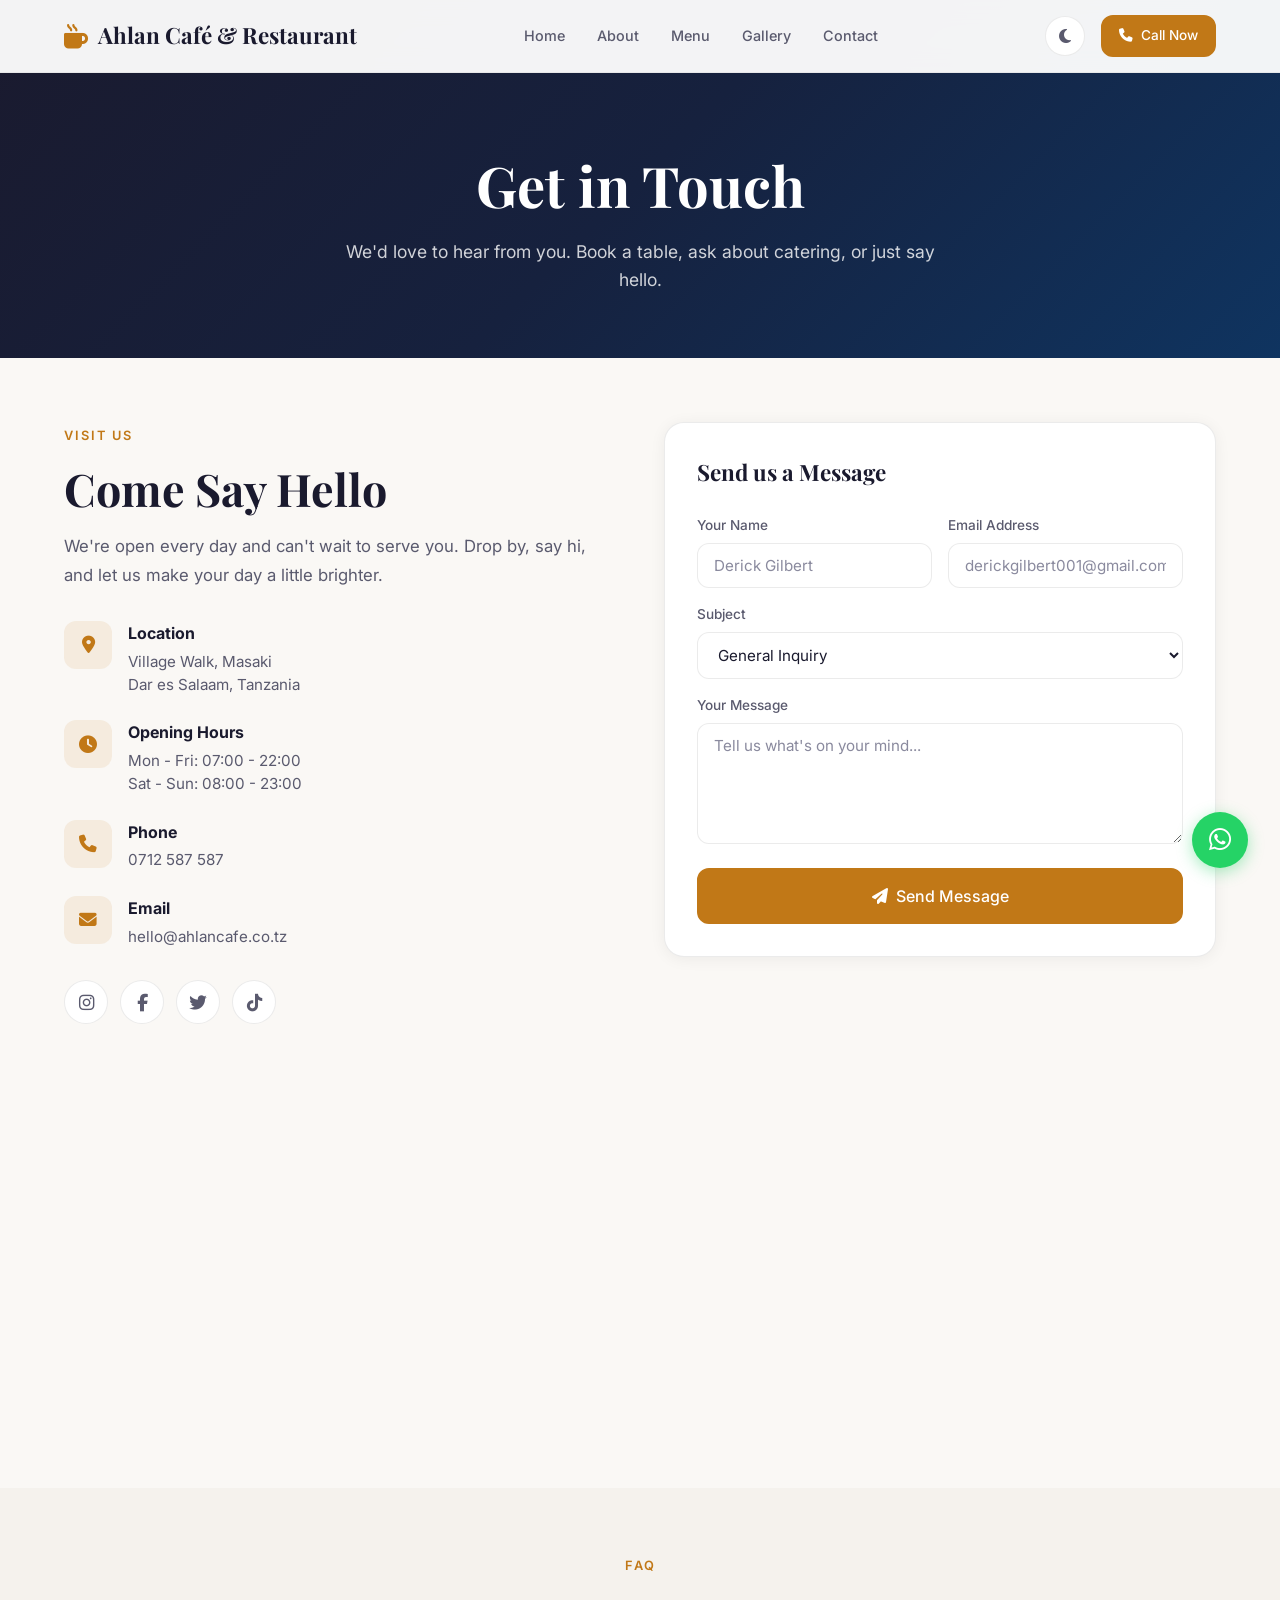
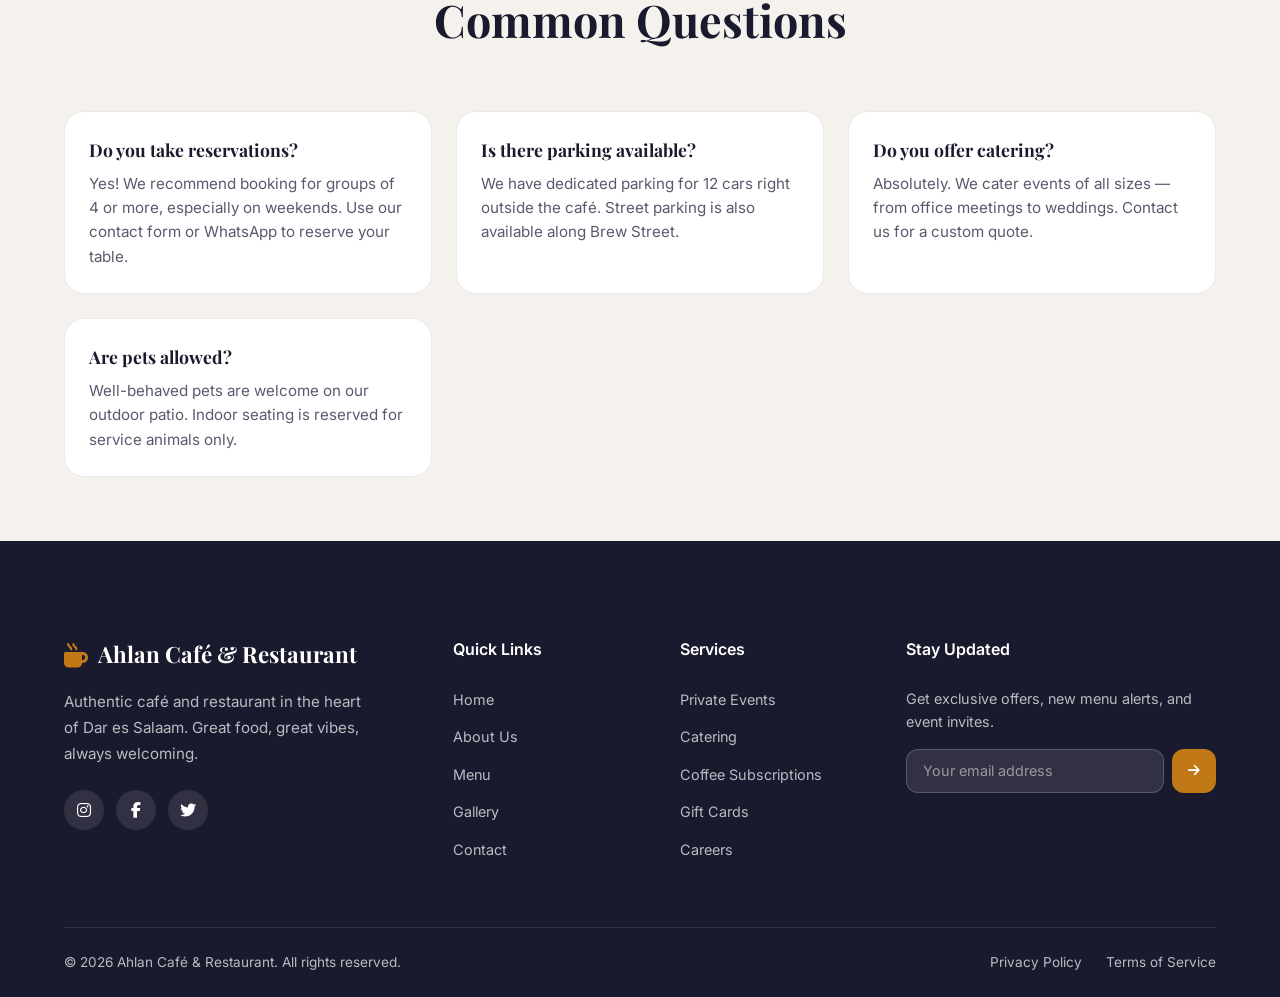
<file: contact.html>
<!DOCTYPE html>
<html lang="en">
<head>
    <meta charset="UTF-8">
    <meta name="viewport" content="width=device-width, initial-scale=1.0">
    <title>Contact Us | Ahlan Café & Restaurant - Artisan Coffee & Kitchen</title>
    <meta name="description" content="Get in touch with Ahlan Café & Restaurant in Dar es Salaam. Book a table, inquire about catering, or just say hello. We're open daily.">
    <link rel="preconnect" href="https://fonts.googleapis.com">
    <link href="https://fonts.googleapis.com/css2?family=Playfair+Display:wght@400;600;700&family=Inter:wght@300;400;500;600&display=swap" rel="stylesheet">
    <link rel="stylesheet" href="https://cdnjs.cloudflare.com/ajax/libs/font-awesome/6.5.1/css/all.min.css">
    <link rel="stylesheet" href="styles.css">
    <style>
        .page-header { padding: 140px 0 4rem; background: var(--bg-hero); position: relative; text-align: center; }
        .page-header::before { content: ''; position: absolute; inset: 0; background: url('https://images.unsplash.com/photo-1554118811-1e0d58224f24?w=1920&h=600&fit=crop') center/cover; opacity: 0.2; }
        .page-header .container { position: relative; z-index: 1; }
        .page-header h1 { font-family: var(--font-heading); font-size: clamp(2rem, 5vw, 3.5rem); color: var(--text-light); margin-bottom: 0.5rem; }
        .page-header p { color: rgba(255,255,255,0.8); font-size: 1.1rem; max-width: 600px; margin: 0 auto; }

        .contact-section { padding: 4rem 0; background: var(--bg-body); }
        .contact-grid { display: grid; grid-template-columns: 1fr 1fr; gap: 3rem; align-items: start; }
        .contact-info .section-header { text-align: left; margin-left: 0; margin-bottom: 2rem; }
        .contact-details { display: flex; flex-direction: column; gap: 1.5rem; margin-bottom: 2rem; }
        .contact-item { display: flex; align-items: flex-start; gap: 1rem; }
        .contact-icon { width: 48px; height: 48px; min-width: 48px; border-radius: var(--radius-md); background: var(--color-primary-light); display: flex; align-items: center; justify-content: center; color: var(--color-primary); font-size: 1.1rem; }
        .contact-item h4 { font-size: 1rem; color: var(--text-primary); margin-bottom: 0.25rem; }
        .contact-item p, .contact-item a { color: var(--text-secondary); font-size: 0.95rem; line-height: 1.5; }
        .contact-item a:hover { color: var(--color-primary); }
        .contact-social { display: flex; gap: 0.75rem; }
        .contact-social a { width: 44px; height: 44px; border-radius: var(--radius-full); background: var(--bg-card); border: 1px solid var(--border-color); display: flex; align-items: center; justify-content: center; color: var(--text-secondary); font-size: 1.1rem; transition: all var(--transition-base); }
        .contact-social a:hover { background: var(--color-primary); color: var(--text-on-primary); border-color: var(--color-primary); transform: translateY(-3px); }

        .contact-form-wrapper { background: var(--bg-card); border-radius: var(--radius-lg); padding: 2rem; border: 1px solid var(--border-color); box-shadow: var(--shadow-card); }
        .contact-form-wrapper h3 { font-family: var(--font-heading); font-size: 1.4rem; margin-bottom: 1.5rem; color: var(--text-primary); }
        .form-row { display: grid; grid-template-columns: 1fr 1fr; gap: 1rem; }
        .form-group { margin-bottom: 1rem; }
        .form-group label { display: block; font-size: 0.85rem; font-weight: 500; color: var(--text-secondary); margin-bottom: 0.4rem; }
        .form-group input, .form-group select, .form-group textarea { width: 100%; padding: 0.75rem 1rem; border: 1.5px solid var(--border-color); border-radius: var(--radius-md); background: var(--bg-input); color: var(--text-primary); font-family: var(--font-body); font-size: 0.95rem; transition: all var(--transition-base); }
        .form-group input:focus, .form-group select:focus, .form-group textarea:focus { outline: none; border-color: var(--color-primary); box-shadow: 0 0 0 3px var(--color-primary-light); }
        .form-group input::placeholder, .form-group textarea::placeholder { color: var(--text-muted); }
        .form-group textarea { resize: vertical; min-height: 120px; }

        .map-section iframe { display: block; filter: grayscale(30%); transition: filter var(--transition-base); border: none; }
        .map-section iframe:hover { filter: grayscale(0%); }

        .faq-section { padding: 4rem 0; background: var(--bg-section-alt); }
        .faq-grid { display: grid; grid-template-columns: repeat(auto-fit, minmax(300px, 1fr)); gap: 1.5rem; }
        .faq-card { background: var(--bg-card); border-radius: var(--radius-lg); padding: 1.5rem; border: 1px solid var(--border-color); }
        .faq-card h4 { font-family: var(--font-heading); font-size: 1.1rem; color: var(--text-primary); margin-bottom: 0.5rem; }
        .faq-card p { color: var(--text-secondary); font-size: 0.95rem; line-height: 1.6; }

        @media (max-width: 768px) {
            .contact-grid { grid-template-columns: 1fr; }
            .form-row { grid-template-columns: 1fr; }
        }
    </style>
</head>
<body>
    <nav class="navbar" id="navbar">
        <div class="nav-container">
            <a href="index.html" class="logo">
                <i class="fas fa-mug-hot" aria-hidden="true"></i>
                <span>Ahlan Café & Restaurant</span>
            </a>
            <ul class="nav-links" id="navLinks">
                <li><a href="index.html">Home</a></li>
                <li><a href="about.html">About</a></li>
                <li><a href="menu.html">Menu</a></li>
                <li><a href="gallery.html">Gallery</a></li>
                <li><a href="contact.html" class="active">Contact</a></li>
            </ul>
            <div class="nav-actions">
                <button class="theme-toggle" id="themeToggle" title="Toggle dark mode" aria-label="Toggle dark mode">
                    <i class="fas fa-moon" aria-hidden="true"></i>
                </button>
                <a href="tel:+255712587587" class="btn btn-primary btn-sm hidden-mobile">
                    <i class="fas fa-phone" aria-hidden="true"></i> Call Now
                </a>
                <button class="mobile-menu-btn" id="mobileMenuBtn" title="Open navigation menu" aria-label="Open navigation menu" aria-expanded="false">
                    <span></span><span></span><span></span>
                </button>
            </div>
        </div>
    </nav>

    <header class="page-header">
        <div class="container">
            <h1>Get in Touch</h1>
            <p>We'd love to hear from you. Book a table, ask about catering, or just say hello.</p>
        </div>
    </header>

    <section class="contact-section">
        <div class="container">
            <div class="contact-grid">
                <div class="contact-info">
                    <div class="section-header">
                        <span class="section-tag">Visit Us</span>
                        <h2 class="section-title">Come Say Hello</h2>
                        <p class="section-desc">We're open every day and can't wait to serve you. Drop by, say hi, and let us make your day a little brighter.</p>
                    </div>
                    <div class="contact-details">
                        <div class="contact-item reveal">
                            <div class="contact-icon"><i class="fas fa-map-marker-alt" aria-hidden="true"></i></div>
                            <div>
                                <h4>Location</h4>
                                <p>Village Walk, Masaki<br>Dar es Salaam, Tanzania</p>
                            </div>
                        </div>
                        <div class="contact-item reveal">
                            <div class="contact-icon"><i class="fas fa-clock" aria-hidden="true"></i></div>
                            <div>
                                <h4>Opening Hours</h4>
                                <p>Mon - Fri: 07:00 - 22:00<br>Sat - Sun: 08:00 - 23:00</p>
                            </div>
                        </div>
                        <div class="contact-item reveal">
                            <div class="contact-icon"><i class="fas fa-phone" aria-hidden="true"></i></div>
                            <div>
                                <h4>Phone</h4>
                                <p><a href="tel:+255712587587">0712 587 587</a></p>
                            </div>
                        </div>
                        <div class="contact-item reveal">
                            <div class="contact-icon"><i class="fas fa-envelope" aria-hidden="true"></i></div>
                            <div>
                                <h4>Email</h4>
                                <p><a href="mailto:hello@ahlancafe.co.tz">hello@ahlancafe.co.tz</a></p>
                            </div>
                        </div>
                    </div>
                    <div class="contact-social">
                        <a href="https://instagram.com/ahlancafetz" target="_blank" rel="noopener noreferrer" title="Follow us on Instagram" aria-label="Follow us on Instagram"><i class="fab fa-instagram" aria-hidden="true"></i></a>
                        <a href="https://facebook.com/ahlancafetz" target="_blank" rel="noopener noreferrer" title="Follow us on Facebook" aria-label="Follow us on Facebook"><i class="fab fa-facebook-f" aria-hidden="true"></i></a>
                        <a href="https://twitter.com/ahlancafetz" target="_blank" rel="noopener noreferrer" title="Follow us on Twitter" aria-label="Follow us on Twitter"><i class="fab fa-twitter" aria-hidden="true"></i></a>
                        <a href="https://tiktok.com/@ahlancafetz" target="_blank" rel="noopener noreferrer" title="Follow us on TikTok" aria-label="Follow us on TikTok"><i class="fab fa-tiktok" aria-hidden="true"></i></a>
                    </div>
                </div>

                <div class="contact-form-wrapper reveal">
                    <form class="contact-form" id="contactForm">
                        <h3>Send us a Message</h3>
                        <div class="form-row">
                            <div class="form-group">
                                <label for="name">Your Name</label>
                                <input type="text" id="name" name="name" placeholder="Derick Gilbert" required aria-required="true">
                            </div>
                            <div class="form-group">
                                <label for="email">Email Address</label>
                                <input type="email" id="email" name="email" placeholder="derickgilbert001@gmail.com" required aria-required="true">
                            </div>
                        </div>
                        <div class="form-group">
                            <label for="subject">Subject</label>
                            <select id="subject" name="subject" aria-label="Select message subject">
                                <option value="general">General Inquiry</option>
                                <option value="reservation">Table Reservation</option>
                                <option value="catering">Catering Request</option>
                                <option value="feedback">Feedback</option>
                                <option value="partnership">Partnership</option>
                            </select>
                        </div>
                        <div class="form-group">
                            <label for="message">Your Message</label>
                            <textarea id="message" name="message" rows="5" placeholder="Tell us what's on your mind..." required aria-required="true"></textarea>
                        </div>
                        <button type="submit" class="btn btn-primary btn-lg btn-full" title="Send your message">
                            <i class="fas fa-paper-plane" aria-hidden="true"></i> Send Message
                        </button>
                    </form>
                </div>
            </div>
        </div>
    </section>

    <section class="map-section">
        <iframe src="https://www.google.com/maps/embed?pb=!1m18!1m12!1m3!1d15847.83903096399!2d39.2756!3d-6.7924!2m3!1f0!2f0!3f0!3m2!1i1024!2i768!4f13.1!3m3!1m2!1s0x0%3A0x0!2zNsKwNDcnMzIuNiJTIDM5wrAxNic1Mi4yIkU!5e0!3m2!1sen!2stz!4v1600000000000!5m2!1sen!2stz" width="100%" height="400" style="border:0;" allowfullscreen="" loading="lazy" title="Ahlan Café & Restaurant location on Google Maps"></iframe>
    </section>

    <section class="faq-section">
        <div class="container">
            <div class="section-header">
                <span class="section-tag">FAQ</span>
                <h2 class="section-title">Common Questions</h2>
            </div>
            <div class="faq-grid">
                <div class="faq-card reveal">
                    <h4>Do you take reservations?</h4>
                    <p>Yes! We recommend booking for groups of 4 or more, especially on weekends. Use our contact form or WhatsApp to reserve your table.</p>
                </div>
                <div class="faq-card reveal">
                    <h4>Is there parking available?</h4>
                    <p>We have dedicated parking for 12 cars right outside the café. Street parking is also available along Brew Street.</p>
                </div>
                <div class="faq-card reveal">
                    <h4>Do you offer catering?</h4>
                    <p>Absolutely. We cater events of all sizes — from office meetings to weddings. Contact us for a custom quote.</p>
                </div>
                <div class="faq-card reveal">
                    <h4>Are pets allowed?</h4>
                    <p>Well-behaved pets are welcome on our outdoor patio. Indoor seating is reserved for service animals only.</p>
                </div>
            </div>
        </div>
    </section>

    <footer class="footer">
        <div class="container">
            <div class="footer-grid">
                <div class="footer-brand">
                    <a href="index.html" class="logo">
                        <i class="fas fa-mug-hot" aria-hidden="true"></i>
                        <span>Ahlan Café & Restaurant</span>
                    </a>
                    <p>Authentic café and restaurant in the heart of Dar es Salaam. Great food, great vibes, always welcoming.</p>
                    <div class="footer-social">
                        <a href="https://instagram.comahlancafetz/" target="_blank" rel="noopener noreferrer" title="Follow us on Instagram" aria-label="Follow us on Instagram"><i class="fab fa-instagram" aria-hidden="true"></i></a>
                        <a href="https://facebook.com/ahlancafetz" target="_blank" rel="noopener noreferrer" title="Follow us on Facebook" aria-label="Follow us on Facebook"><i class="fab fa-facebook-f" aria-hidden="true"></i></a>
                        <a href="https://twitter.com/ahlancafetz" target="_blank" rel="noopener noreferrer" title="Follow us on Twitter" aria-label="Follow us on Twitter"><i class="fab fa-twitter" aria-hidden="true"></i></a>
                    </div>
                </div>
                <div class="footer-links">
                    <h4>Quick Links</h4>
                    <ul>
                        <li><a href="index.html">Home</a></li>
                        <li><a href="about.html">About Us</a></li>
                        <li><a href="menu.html">Menu</a></li>
                        <li><a href="gallery.html">Gallery</a></li>
                        <li><a href="contact.html">Contact</a></li>
                    </ul>
                </div>
                <div class="footer-links">
                    <h4>Services</h4>
                    <ul>
                        <li><a href="contact.html">Private Events</a></li>
                        <li><a href="contact.html">Catering</a></li>
                        <li><a href="contact.html">Coffee Subscriptions</a></li>
                        <li><a href="contact.html">Gift Cards</a></li>
                        <li><a href="contact.html">Careers</a></li>
                    </ul>
                </div>
                <div class="footer-newsletter">
                    <h4>Stay Updated</h4>
                    <p>Get exclusive offers, new menu alerts, and event invites.</p>
                    <form class="newsletter-form" id="newsletterForm">
                        <input type="email" placeholder="Your email address" required aria-label="Email address for newsletter">
                        <button type="submit" title="Subscribe to newsletter" aria-label="Subscribe to newsletter"><i class="fas fa-arrow-right" aria-hidden="true"></i></button>
                    </form>
                </div>
            </div>
            <div class="footer-bottom">
                <p>&copy; 2026 Ahlan Café & Restaurant. All rights reserved.</p>
                <div class="footer-legal">
                    <a href="#">Privacy Policy</a>
                    <a href="#">Terms of Service</a>
                </div>
            </div>
        </div>
    </footer>

    <a href="https://wa.me/255692241277" target="_blank" rel="noopener noreferrer" class="whatsapp-float" title="Chat with us on WhatsApp" aria-label="Chat with us on WhatsApp">
        <i class="fab fa-whatsapp" aria-hidden="true"></i>
    </a>

    <div class="toast" id="toast" role="status" aria-live="polite">
        <i class="fas fa-check-circle" aria-hidden="true"></i>
        <span id="toastMessage">Message sent successfully!</span>
    </div>

    <script src="script.js"></script>
    <script>
        document.getElementById('contactForm').addEventListener('submit', function(e) {
            e.preventDefault();
            const name = document.getElementById('name').value;
            showToast(`Thanks, ${name}! Your message has been sent. We'll get back to you soon!`);
            this.reset();
        });
    </script>
</body>
</html>
</file>
<file: styles.css>
/* ============================================
   THE DAILY GRIND - Complete Stylesheet
   CSS Variables for Dark/Light Theme Support
   ============================================ */

/* ---- CSS Custom Properties (Variables) ---- */
:root {
    /* Colors */
    --color-primary: #c17817;
    --color-primary-hover: #a86812;
    --color-primary-light: rgba(193, 120, 23, 0.1);
    --color-secondary: #2c3e50;
    --color-accent: #e67e22;

    /* Backgrounds */
    --bg-body: #faf8f5;
    --bg-card: #ffffff;
    --bg-hero: linear-gradient(135deg, #1a1a2e 0%, #16213e 50%, #0f3460 100%);
    --bg-section-alt: #f5f2ed;
    --bg-footer: #1a1a2e;
    --bg-input: #ffffff;
    --bg-overlay: rgba(0, 0, 0, 0.5);

    /* Text */
    --text-primary: #1a1a2e;
    --text-secondary: #5a5a6e;
    --text-muted: #8a8a9e;
    --text-light: #ffffff;
    --text-on-primary: #ffffff;

    /* Borders */
    --border-color: rgba(0, 0, 0, 0.08);
    --border-color-strong: rgba(0, 0, 0, 0.12);

    /* Shadows */
    --shadow-sm: 0 1px 3px rgba(0,0,0,0.08);
    --shadow-md: 0 4px 12px rgba(0,0,0,0.1);
    --shadow-lg: 0 12px 40px rgba(0,0,0,0.15);
    --shadow-card: 0 2px 16px rgba(0,0,0,0.06);
    --shadow-card-hover: 0 8px 32px rgba(0,0,0,0.12);

    /* Spacing */
    --space-xs: 0.5rem;
    --space-sm: 1rem;
    --space-md: 1.5rem;
    --space-lg: 2.5rem;
    --space-xl: 4rem;
    --space-2xl: 6rem;

    /* Typography */
    --font-heading: 'Playfair Display', Georgia, serif;
    --font-body: 'Inter', -apple-system, BlinkMacSystemFont, sans-serif;

    /* Transitions */
    --transition-fast: 0.15s ease;
    --transition-base: 0.3s ease;
    --transition-slow: 0.5s ease;

    /* Border Radius */
    --radius-sm: 6px;
    --radius-md: 12px;
    --radius-lg: 20px;
    --radius-full: 9999px;

    /* Navbar */
    --navbar-bg: rgba(255, 255, 255, 0.95);
    --navbar-blur: blur(12px);
    --navbar-border: rgba(0,0,0,0.05);
}

/* ---- Dark Theme ---- */
[data-theme="dark"] {
    --color-primary: #e8a84a;
    --color-primary-hover: #f0b85a;
    --color-primary-light: rgba(232, 168, 74, 0.15);
    --color-secondary: #a0aec0;
    --color-accent: #f6ad55;

    --bg-body: #0f0f1a;
    --bg-card: #1a1a2e;
    --bg-hero: linear-gradient(135deg, #0a0a15 0%, #121228 50%, #0a1a30 100%);
    --bg-section-alt: #151525;
    --bg-footer: #0a0a15;
    --bg-input: #1e1e35;
    --bg-overlay: rgba(0, 0, 0, 0.7);

    --text-primary: #f0f0f5;
    --text-secondary: #a0a0b0;
    --text-muted: #6a6a80;
    --text-light: #ffffff;
    --text-on-primary: #1a1a2e;

    --border-color: rgba(255, 255, 255, 0.08);
    --border-color-strong: rgba(255, 255, 255, 0.12);

    --shadow-sm: 0 1px 3px rgba(0,0,0,0.3);
    --shadow-md: 0 4px 12px rgba(0,0,0,0.4);
    --shadow-lg: 0 12px 40px rgba(0,0,0,0.5);
    --shadow-card: 0 2px 16px rgba(0,0,0,0.3);
    --shadow-card-hover: 0 8px 32px rgba(0,0,0,0.5);

    --navbar-bg: rgba(15, 15, 26, 0.95);
    --navbar-border: rgba(255,255,255,0.05);
}

/* ---- Reset & Base ---- */
*, *::before, *::after {
    margin: 0;
    padding: 0;
    box-sizing: border-box;
}

html {
    scroll-behavior: smooth;
    font-size: 16px;
}

body {
    font-family: var(--font-body);
    background-color: var(--bg-body);
    color: var(--text-primary);
    line-height: 1.6;
    transition: background-color var(--transition-base), color var(--transition-base);
    overflow-x: hidden;
}

img {
    max-width: 100%;
    height: auto;
    display: block;
}

a {
    text-decoration: none;
    color: inherit;
    transition: color var(--transition-fast);
}

ul {
    list-style: none;
}

/* ---- Container ---- */
.container {
    max-width: 1200px;
    margin: 0 auto;
    padding: 0 var(--space-md);
}

/* ---- Buttons ---- */
.btn {
    display: inline-flex;
    align-items: center;
    justify-content: center;
    gap: 0.5rem;
    padding: 0.75rem 1.5rem;
    border-radius: var(--radius-md);
    font-family: var(--font-body);
    font-size: 0.95rem;
    font-weight: 500;
    cursor: pointer;
    border: 2px solid transparent;
    transition: all var(--transition-base);
    text-decoration: none;
}

.btn-primary {
    background: var(--color-primary);
    color: var(--text-on-primary);
    border-color: var(--color-primary);
}

.btn-primary:hover {
    background: var(--color-primary-hover);
    border-color: var(--color-primary-hover);
    transform: translateY(-2px);
    box-shadow: var(--shadow-md);
}

.btn-outline {
    background: transparent;
    color: var(--text-light);
    border-color: rgba(255,255,255,0.4);
}

.btn-outline:hover {
    background: rgba(255,255,255,0.1);
    border-color: rgba(255,255,255,0.7);
    transform: translateY(-2px);
}

.btn-sm {
    padding: 0.5rem 1rem;
    font-size: 0.85rem;
}

.btn-lg {
    padding: 1rem 2rem;
    font-size: 1rem;
}

.btn-full {
    width: 100%;
}

/* ---- Navigation ---- */
.navbar {
    position: fixed;
    top: 0;
    left: 0;
    right: 0;
    z-index: 1000;
    background: var(--navbar-bg);
    -webkit-backdrop-filter: var(--navbar-blur);
    backdrop-filter: var(--navbar-blur);
    border-bottom: 1px solid var(--navbar-border);
    transition: all var(--transition-base);
}

.nav-container {
    max-width: 1200px;
    margin: 0 auto;
    padding: 0 var(--space-md);
    display: flex;
    align-items: center;
    justify-content: space-between;
    height: 72px;
}

.logo {
    display: flex;
    align-items: center;
    gap: 0.6rem;
    font-family: var(--font-heading);
    font-size: 1.4rem;
    font-weight: 700;
    color: var(--text-primary);
    transition: color var(--transition-base);
}

.logo i {
    color: var(--color-primary);
    font-size: 1.5rem;
}

.nav-links {
    display: flex;
    align-items: center;
    gap: 2rem;
}

.nav-links a {
    font-size: 0.9rem;
    font-weight: 500;
    color: var(--text-secondary);
    position: relative;
    padding: 0.25rem 0;
    transition: color var(--transition-fast);
}

.nav-links a::after {
    content: '';
    position: absolute;
    bottom: -2px;
    left: 0;
    width: 0;
    height: 2px;
    background: var(--color-primary);
    transition: width var(--transition-base);
}

.nav-links a:hover,
.nav-links a.active {
    color: var(--text-primary);
}

.nav-links a:hover::after,
.nav-links a.active::after {
    width: 100%;
}

.nav-actions {
    display: flex;
    align-items: center;
    gap: 1rem;
}

.theme-toggle {
    width: 40px;
    height: 40px;
    border-radius: var(--radius-full);
    border: 1px solid var(--border-color);
    background: var(--bg-card);
    color: var(--text-secondary);
    cursor: pointer;
    display: flex;
    align-items: center;
    justify-content: center;
    font-size: 1rem;
    transition: all var(--transition-base);
}

.theme-toggle:hover {
    background: var(--color-primary-light);
    color: var(--color-primary);
    transform: rotate(20deg);
}

.mobile-menu-btn {
    display: none;
    flex-direction: column;
    gap: 5px;
    background: none;
    border: none;
    cursor: pointer;
    padding: 5px;
}

.mobile-menu-btn span {
    display: block;
    width: 24px;
    height: 2px;
    background: var(--text-primary);
    border-radius: 2px;
    transition: all var(--transition-base);
}

/* ---- Hero Section ---- */
.hero {
    position: relative;
    min-height: 100vh;
    display: flex;
    align-items: center;
    justify-content: center;
    text-align: center;
    padding: 120px var(--space-md) var(--space-xl);
    overflow: hidden;
}

.hero-bg {
    position: absolute;
    inset: 0;
    background: var(--bg-hero);
    z-index: -2;
}

.hero-bg::before {
    content: '';
    position: absolute;
    inset: 0;
    background: url('https://images.unsplash.com/photo-1497935586351-b67a49e012bf?w=1920&h=1080&fit=crop') center/cover;
    opacity: 0.3;
    z-index: -1;
}

.hero-overlay {
    position: absolute;
    inset: 0;
    background: var(--bg-overlay);
    z-index: -1;
}

.hero-content {
    position: relative;
    z-index: 1;
    max-width: 800px;
    animation: fadeInUp 1s ease-out;
}

@keyframes fadeInUp {
    from { opacity: 0; transform: translateY(40px); }
    to { opacity: 1; transform: translateY(0); }
}

.hero-badge {
    display: inline-flex;
    align-items: center;
    gap: 0.5rem;
    background: rgba(255,255,255,0.15);
    -webkit-backdrop-filter: blur(10px);
    backdrop-filter: blur(10px);
    color: var(--text-light);
    padding: 0.5rem 1.25rem;
    border-radius: var(--radius-full);
    font-size: 0.85rem;
    font-weight: 500;
    margin-bottom: var(--space-md);
    border: 1px solid rgba(255,255,255,0.2);
}

.hero-badge i {
    color: #fbbf24;
}

.hero-title {
    font-family: var(--font-heading);
    font-size: clamp(2.5rem, 6vw, 4.5rem);
    font-weight: 700;
    color: var(--text-light);
    line-height: 1.15;
    margin-bottom: var(--space-md);
    text-shadow: 0 2px 20px rgba(0,0,0,0.3);
}

.hero-subtitle {
    font-size: clamp(1rem, 2vw, 1.25rem);
    color: rgba(255,255,255,0.85);
    max-width: 600px;
    margin: 0 auto var(--space-lg);
    line-height: 1.7;
}

.hero-cta {
    display: flex;
    gap: 1rem;
    justify-content: center;
    flex-wrap: wrap;
    margin-bottom: var(--space-xl);
}

.hero-stats {
    display: flex;
    justify-content: center;
    gap: var(--space-xl);
    flex-wrap: wrap;
}

.stat {
    text-align: center;
}

.stat-number {
    display: block;
    font-family: var(--font-heading);
    font-size: 2.5rem;
    font-weight: 700;
    color: var(--color-primary);
    line-height: 1;
}

.stat-label {
    font-size: 0.85rem;
    color: rgba(255,255,255,0.7);
    margin-top: 0.25rem;
}

.scroll-indicator {
    position: absolute;
    bottom: 2rem;
    left: 50%;
    transform: translateX(-50%);
    display: flex;
    flex-direction: column;
    align-items: center;
    gap: 0.5rem;
    color: rgba(255,255,255,0.6);
    font-size: 0.8rem;
    animation: bounce 2s infinite;
}

@keyframes bounce {
    0%, 20%, 50%, 80%, 100% { transform: translateX(-50%) translateY(0); }
    40% { transform: translateX(-50%) translateY(-10px); }
    60% { transform: translateX(-50%) translateY(-5px); }
}

/* ---- Section Headers ---- */
.section-header {
    text-align: center;
    max-width: 600px;
    margin: 0 auto var(--space-xl);
}

.section-tag {
    display: inline-block;
    color: var(--color-primary);
    font-size: 0.8rem;
    font-weight: 600;
    text-transform: uppercase;
    letter-spacing: 2px;
    margin-bottom: var(--space-sm);
}

.section-title {
    font-family: var(--font-heading);
    font-size: clamp(1.8rem, 4vw, 2.8rem);
    font-weight: 700;
    color: var(--text-primary);
    line-height: 1.2;
    margin-bottom: var(--space-sm);
}

.section-desc {
    color: var(--text-secondary);
    font-size: 1.05rem;
    line-height: 1.7;
}

/* ---- Features Section ---- */
.features {
    padding: var(--space-2xl) 0;
    background: var(--bg-body);
}

.features-grid {
    display: grid;
    grid-template-columns: repeat(auto-fit, minmax(260px, 1fr));
    gap: var(--space-lg);
}

.feature-card {
    background: var(--bg-card);
    border-radius: var(--radius-lg);
    padding: var(--space-lg);
    border: 1px solid var(--border-color);
    transition: all var(--transition-base);
    text-align: center;
}

.feature-card:hover {
    transform: translateY(-8px);
    box-shadow: var(--shadow-card-hover);
    border-color: var(--color-primary-light);
}

.feature-icon {
    width: 64px;
    height: 64px;
    border-radius: var(--radius-md);
    background: var(--color-primary-light);
    display: flex;
    align-items: center;
    justify-content: center;
    margin: 0 auto var(--space-md);
    font-size: 1.5rem;
    color: var(--color-primary);
    transition: all var(--transition-base);
}

.feature-card:hover .feature-icon {
    background: var(--color-primary);
    color: var(--text-on-primary);
    transform: scale(1.1);
}

.feature-card h3 {
    font-family: var(--font-heading);
    font-size: 1.25rem;
    margin-bottom: var(--space-xs);
    color: var(--text-primary);
}

.feature-card p {
    color: var(--text-secondary);
    font-size: 0.95rem;
    line-height: 1.6;
}

/* ---- Menu Section ---- */
.menu {
    padding: var(--space-2xl) 0;
    background: var(--bg-section-alt);
}

.menu-tabs {
    display: flex;
    justify-content: center;
    gap: 0.75rem;
    flex-wrap: wrap;
    margin-bottom: var(--space-xl);
}

.menu-tab {
    padding: 0.6rem 1.5rem;
    border-radius: var(--radius-full);
    border: 2px solid var(--border-color);
    background: var(--bg-card);
    color: var(--text-secondary);
    font-family: var(--font-body);
    font-size: 0.9rem;
    font-weight: 500;
    cursor: pointer;
    transition: all var(--transition-base);
}

.menu-tab:hover {
    border-color: var(--color-primary);
    color: var(--color-primary);
}

.menu-tab.active {
    background: var(--color-primary);
    color: var(--text-on-primary);
    border-color: var(--color-primary);
}

.menu-grid {
    display: grid;
    grid-template-columns: repeat(auto-fill, minmax(280px, 1fr));
    gap: var(--space-lg);
}

.menu-item {
    background: var(--bg-card);
    border-radius: var(--radius-lg);
    overflow: hidden;
    border: 1px solid var(--border-color);
    transition: all var(--transition-base);
    animation: fadeIn 0.4s ease-out;
}

@keyframes fadeIn {
    from { opacity: 0; transform: translateY(10px); }
    to { opacity: 1; transform: translateY(0); }
}

.menu-item:hover {
    transform: translateY(-4px);
    box-shadow: var(--shadow-card-hover);
}

.menu-item.hidden {
    display: none;
}

.menu-img {
    position: relative;
    height: 200px;
    overflow: hidden;
}

.menu-img img {
    width: 100%;
    height: 100%;
    object-fit: cover;
    transition: transform var(--transition-slow);
}

.menu-item:hover .menu-img img {
    transform: scale(1.08);
}

.menu-badge {
    position: absolute;
    top: 1rem;
    left: 1rem;
    background: var(--color-primary);
    color: var(--text-on-primary);
    padding: 0.3rem 0.8rem;
    border-radius: var(--radius-full);
    font-size: 0.75rem;
    font-weight: 600;
}

.menu-info {
    padding: var(--space-md);
}

.menu-header {
    display: flex;
    justify-content: space-between;
    align-items: flex-start;
    margin-bottom: 0.5rem;
}

.menu-header h4 {
    font-family: var(--font-heading);
    font-size: 1.1rem;
    color: var(--text-primary);
}

.menu-price {
    font-weight: 700;
    color: var(--color-primary);
    font-size: 1.1rem;
    white-space: nowrap;
}

.menu-info > p {
    color: var(--text-secondary);
    font-size: 0.9rem;
    line-height: 1.5;
    margin-bottom: var(--space-sm);
}

.menu-tags {
    display: flex;
    gap: 0.5rem;
    flex-wrap: wrap;
}

.tag {
    background: var(--color-primary-light);
    color: var(--color-primary);
    padding: 0.2rem 0.6rem;
    border-radius: var(--radius-sm);
    font-size: 0.75rem;
    font-weight: 500;
}

/* ---- Gallery Section ---- */
.gallery {
    padding: var(--space-2xl) 0;
    background: var(--bg-body);
}

.gallery-grid {
    display: grid;
    grid-template-columns: repeat(4, 1fr);
    grid-template-rows: repeat(2, 240px);
    gap: 1rem;
}

.gallery-item {
    position: relative;
    border-radius: var(--radius-lg);
    overflow: hidden;
    cursor: pointer;
}

.gallery-item.large {
    grid-column: span 2;
    grid-row: span 2;
}

.gallery-item img {
    width: 100%;
    height: 100%;
    object-fit: cover;
    transition: transform var(--transition-slow);
}

.gallery-item:hover img {
    transform: scale(1.08);
}

.gallery-overlay {
    position: absolute;
    inset: 0;
    background: rgba(0,0,0,0);
    display: flex;
    align-items: center;
    justify-content: center;
    transition: background var(--transition-base);
}

.gallery-item:hover .gallery-overlay {
    background: rgba(0,0,0,0.4);
}

.gallery-overlay span {
    width: 48px;
    height: 48px;
    border-radius: var(--radius-full);
    background: rgba(255,255,255,0.9);
    display: flex;
    align-items: center;
    justify-content: center;
    color: var(--text-primary);
    font-size: 1.2rem;
    opacity: 0;
    transform: scale(0.8);
    transition: all var(--transition-base);
}

.gallery-item:hover .gallery-overlay span {
    opacity: 1;
    transform: scale(1);
}

/* ---- Testimonials ---- */
.testimonials {
    padding: var(--space-2xl) 0;
    background: var(--bg-section-alt);
}

.testimonials-slider {
    position: relative;
    overflow: hidden;
}

.testimonial-track {
    display: flex;
    gap: var(--space-lg);
    transition: transform var(--transition-slow);
}

.testimonial-card {
    min-width: calc(50% - 1rem);
    background: var(--bg-card);
    border-radius: var(--radius-lg);
    padding: var(--space-lg);
    border: 1px solid var(--border-color);
    transition: all var(--transition-base);
}

.testimonial-card:hover {
    box-shadow: var(--shadow-card-hover);
}

.testimonial-stars {
    color: #fbbf24;
    margin-bottom: var(--space-sm);
    font-size: 0.9rem;
}

.testimonial-text {
    font-size: 1.05rem;
    line-height: 1.7;
    color: var(--text-secondary);
    margin-bottom: var(--space-md);
    font-style: italic;
}

.testimonial-author {
    display: flex;
    align-items: center;
    gap: var(--space-sm);
}

.testimonial-author img {
    width: 48px;
    height: 48px;
    border-radius: var(--radius-full);
    object-fit: cover;
}

.testimonial-author h4 {
    font-size: 1rem;
    color: var(--text-primary);
    margin-bottom: 0.1rem;
}

.testimonial-author span {
    font-size: 0.85rem;
    color: var(--text-muted);
}

.testimonial-nav {
    display: flex;
    align-items: center;
    justify-content: center;
    gap: var(--space-md);
    margin-top: var(--space-lg);
}

.testimonial-btn {
    width: 44px;
    height: 44px;
    border-radius: var(--radius-full);
    border: 1px solid var(--border-color);
    background: var(--bg-card);
    color: var(--text-secondary);
    cursor: pointer;
    display: flex;
    align-items: center;
    justify-content: center;
    transition: all var(--transition-base);
}

.testimonial-btn:hover {
    background: var(--color-primary);
    color: var(--text-on-primary);
    border-color: var(--color-primary);
}

.testimonial-dots {
    display: flex;
    gap: 0.5rem;
}

.testimonial-dot {
    width: 10px;
    height: 10px;
    border-radius: var(--radius-full);
    background: var(--border-color-strong);
    cursor: pointer;
    transition: all var(--transition-base);
    border: none;
}

.testimonial-dot.active {
    background: var(--color-primary);
    width: 28px;
    border-radius: 5px;
}

/* ---- Contact Section ---- */
.contact {
    padding: var(--space-2xl) 0;
    background: var(--bg-body);
}

.contact-grid {
    display: grid;
    grid-template-columns: 1fr 1fr;
    gap: var(--space-xl);
    align-items: start;
}

.contact-info .section-header {
    text-align: left;
    margin-left: 0;
    margin-bottom: var(--space-lg);
}

.contact-details {
    display: flex;
    flex-direction: column;
    gap: var(--space-md);
    margin-bottom: var(--space-lg);
}

.contact-item {
    display: flex;
    align-items: flex-start;
    gap: var(--space-sm);
}

.contact-icon {
    width: 48px;
    height: 48px;
    min-width: 48px;
    border-radius: var(--radius-md);
    background: var(--color-primary-light);
    display: flex;
    align-items: center;
    justify-content: center;
    color: var(--color-primary);
    font-size: 1.1rem;
}

.contact-item h4 {
    font-size: 1rem;
    color: var(--text-primary);
    margin-bottom: 0.25rem;
}

.contact-item p,
.contact-item a {
    color: var(--text-secondary);
    font-size: 0.95rem;
    line-height: 1.5;
}

.contact-item a:hover {
    color: var(--color-primary);
}

.contact-social {
    display: flex;
    gap: 0.75rem;
}

.contact-social a {
    width: 44px;
    height: 44px;
    border-radius: var(--radius-full);
    background: var(--bg-card);
    border: 1px solid var(--border-color);
    display: flex;
    align-items: center;
    justify-content: center;
    color: var(--text-secondary);
    font-size: 1.1rem;
    transition: all var(--transition-base);
}

.contact-social a:hover {
    background: var(--color-primary);
    color: var(--text-on-primary);
    border-color: var(--color-primary);
    transform: translateY(-3px);
}

/* ---- Contact Form ---- */
.contact-form-wrapper {
    background: var(--bg-card);
    border-radius: var(--radius-lg);
    padding: var(--space-lg);
    border: 1px solid var(--border-color);
    box-shadow: var(--shadow-card);
}

.contact-form h3 {
    font-family: var(--font-heading);
    font-size: 1.4rem;
    margin-bottom: var(--space-md);
    color: var(--text-primary);
}

.form-row {
    display: grid;
    grid-template-columns: 1fr 1fr;
    gap: var(--space-sm);
}

.form-group {
    margin-bottom: var(--space-sm);
}

.form-group label {
    display: block;
    font-size: 0.85rem;
    font-weight: 500;
    color: var(--text-secondary);
    margin-bottom: 0.4rem;
}

.form-group input,
.form-group select,
.form-group textarea {
    width: 100%;
    padding: 0.75rem 1rem;
    border: 1.5px solid var(--border-color);
    border-radius: var(--radius-md);
    background: var(--bg-input);
    color: var(--text-primary);
    font-family: var(--font-body);
    font-size: 0.95rem;
    transition: all var(--transition-base);
}

.form-group input:focus,
.form-group select:focus,
.form-group textarea:focus {
    outline: none;
    border-color: var(--color-primary);
    box-shadow: 0 0 0 3px var(--color-primary-light);
}

.form-group input::placeholder,
.form-group textarea::placeholder {
    color: var(--text-muted);
}

.form-group textarea {
    resize: vertical;
    min-height: 120px;
}

/* ---- Map ---- */
.map-section iframe {
    display: block;
    filter: grayscale(30%);
    transition: filter var(--transition-base);
}

.map-section iframe:hover {
    filter: grayscale(0%);
}

/* ---- Footer ---- */
.footer {
    background: var(--bg-footer);
    color: rgba(255,255,255,0.7);
    padding: var(--space-2xl) 0 var(--space-md);
}

.footer-grid {
    display: grid;
    grid-template-columns: 2fr 1fr 1fr 1.5fr;
    gap: var(--space-xl);
    margin-bottom: var(--space-xl);
}

.footer-brand .logo {
    color: var(--text-light);
    margin-bottom: var(--space-sm);
}

.footer-brand p {
    font-size: 0.95rem;
    line-height: 1.7;
    margin-bottom: var(--space-md);
    max-width: 300px;
}

.footer-social {
    display: flex;
    gap: 0.75rem;
}

.footer-social a {
    width: 40px;
    height: 40px;
    border-radius: var(--radius-full);
    background: rgba(255,255,255,0.1);
    display: flex;
    align-items: center;
    justify-content: center;
    color: var(--text-light);
    font-size: 1rem;
    transition: all var(--transition-base);
}

.footer-social a:hover {
    background: var(--color-primary);
    transform: translateY(-3px);
}

.footer-links h4,
.footer-newsletter h4 {
    color: var(--text-light);
    font-size: 1rem;
    font-weight: 600;
    margin-bottom: var(--space-md);
}

.footer-links ul {
    display: flex;
    flex-direction: column;
    gap: 0.75rem;
}

.footer-links a {
    font-size: 0.9rem;
    transition: color var(--transition-fast);
}

.footer-links a:hover {
    color: var(--color-primary);
}

.footer-newsletter p {
    font-size: 0.9rem;
    margin-bottom: var(--space-sm);
}

.newsletter-form {
    display: flex;
    gap: 0.5rem;
}

.newsletter-form input {
    flex: 1;
    padding: 0.75rem 1rem;
    border-radius: var(--radius-md);
    border: 1px solid rgba(255,255,255,0.2);
    background: rgba(255,255,255,0.1);
    color: var(--text-light);
    font-family: var(--font-body);
    font-size: 0.9rem;
}

.newsletter-form input::placeholder {
    color: rgba(255,255,255,0.5);
}

.newsletter-form button {
    width: 44px;
    height: 44px;
    border-radius: var(--radius-md);
    background: var(--color-primary);
    color: var(--text-on-primary);
    border: none;
    cursor: pointer;
    display: flex;
    align-items: center;
    justify-content: center;
    transition: all var(--transition-base);
}

.newsletter-form button:hover {
    background: var(--color-primary-hover);
}

.footer-bottom {
    border-top: 1px solid rgba(255,255,255,0.1);
    padding-top: var(--space-md);
    display: flex;
    justify-content: space-between;
    align-items: center;
    flex-wrap: wrap;
    gap: var(--space-sm);
    font-size: 0.85rem;
}

.footer-legal {
    display: flex;
    gap: 1.5rem;
}

.footer-legal a:hover {
    color: var(--color-primary);
}

/* ---- WhatsApp Float Button ---- */
.whatsapp-float {
    position: fixed;
    bottom: 2rem;
    right: 2rem;
    width: 56px;
    height: 56px;
    border-radius: var(--radius-full);
    background: #25d366;
    color: white;
    display: flex;
    align-items: center;
    justify-content: center;
    font-size: 1.6rem;
    box-shadow: 0 4px 16px rgba(37, 211, 102, 0.4);
    z-index: 999;
    transition: all var(--transition-base);
    animation: pulse 2s infinite;
}

.whatsapp-float:hover {
    transform: scale(1.1);
    box-shadow: 0 6px 24px rgba(37, 211, 102, 0.6);
}

@keyframes pulse {
    0% { box-shadow: 0 4px 16px rgba(37, 211, 102, 0.4); }
    50% { box-shadow: 0 4px 24px rgba(37, 211, 102, 0.7); }
    100% { box-shadow: 0 4px 16px rgba(37, 211, 102, 0.4); }
}

/* ---- Toast ---- */
.toast {
    position: fixed;
    bottom: 2rem;
    left: 50%;
    transform: translateX(-50%) translateY(100px);
    background: var(--bg-card);
    color: var(--text-primary);
    padding: 1rem 2rem;
    border-radius: var(--radius-md);
    box-shadow: var(--shadow-lg);
    display: flex;
    align-items: center;
    gap: 0.75rem;
    z-index: 10000;
    opacity: 0;
    transition: all 0.4s ease;
    border: 1px solid var(--border-color);
}

.toast.show {
    opacity: 1;
    transform: translateX(-50%) translateY(0);
}

.toast i {
    color: #22c55e;
    font-size: 1.2rem;
}

/* ---- Mobile Navigation ---- */
.nav-links.mobile-open {
    position: fixed;
    top: 72px;
    left: 0;
    right: 0;
    background: var(--navbar-bg);
    -webkit-backdrop-filter: var(--navbar-blur);
    backdrop-filter: var(--navbar-blur);
    flex-direction: column;
    padding: var(--space-lg);
    gap: 1.5rem;
    border-bottom: 1px solid var(--navbar-border);
    animation: slideDown 0.3s ease-out;
}

@keyframes slideDown {
    from { opacity: 0; transform: translateY(-10px); }
    to { opacity: 1; transform: translateY(0); }
}

/* ============================================
   RESPONSIVE DESIGN
   ============================================ */
@media (max-width: 1024px) {
    .gallery-grid {
        grid-template-columns: repeat(2, 1fr);
        grid-template-rows: repeat(3, 200px);
    }
    .gallery-item.large {
        grid-column: span 2;
        grid-row: span 1;
    }
    .footer-grid {
        grid-template-columns: 1fr 1fr;
    }
}

@media (max-width: 768px) {
    .nav-links {
        display: none;
    }
    .mobile-menu-btn {
        display: flex;
    }
    .hidden-mobile {
        display: none !important;
    }
    .hero-stats {
        gap: var(--space-lg);
    }
    .features-grid {
        grid-template-columns: 1fr;
    }
    .menu-grid {
        grid-template-columns: 1fr;
    }
    .gallery-grid {
        grid-template-columns: 1fr;
        grid-template-rows: auto;
    }
    .gallery-item,
    .gallery-item.large {
        grid-column: span 1;
        grid-row: span 1;
        height: 250px;
    }
    .testimonial-card {
        min-width: 100%;
    }
    .contact-grid {
        grid-template-columns: 1fr;
    }
    .form-row {
        grid-template-columns: 1fr;
    }
    .footer-grid {
        grid-template-columns: 1fr;
        gap: var(--space-lg);
    }
    .footer-bottom {
        flex-direction: column;
        text-align: center;
    }
    .whatsapp-float {
        width: 48px;
        height: 48px;
        font-size: 1.3rem;
        bottom: 1.5rem;
        right: 1.5rem;
    }
}

@media (max-width: 480px) {
    .hero-title {
        font-size: 2.2rem;
    }
    .hero-cta {
        flex-direction: column;
        width: 100%;
    }
    .hero-cta .btn {
        width: 100%;
    }
    .section-title {
        font-size: 1.6rem;
    }
    .menu-tabs {
        gap: 0.4rem;
    }
    .menu-tab {
        padding: 0.5rem 1rem;
        font-size: 0.8rem;
    }
}

/* ---- Scrollbar ---- */
::-webkit-scrollbar {
    width: 8px;
}
::-webkit-scrollbar-track {
    background: var(--bg-body);
}
::-webkit-scrollbar-thumb {
    background: var(--border-color-strong);
    border-radius: 4px;
}
::-webkit-scrollbar-thumb:hover {
    background: var(--text-muted);
}

/* ---- Selection ---- */
::selection {
    background: var(--color-primary-light);
    color: var(--color-primary);
}
</file>
